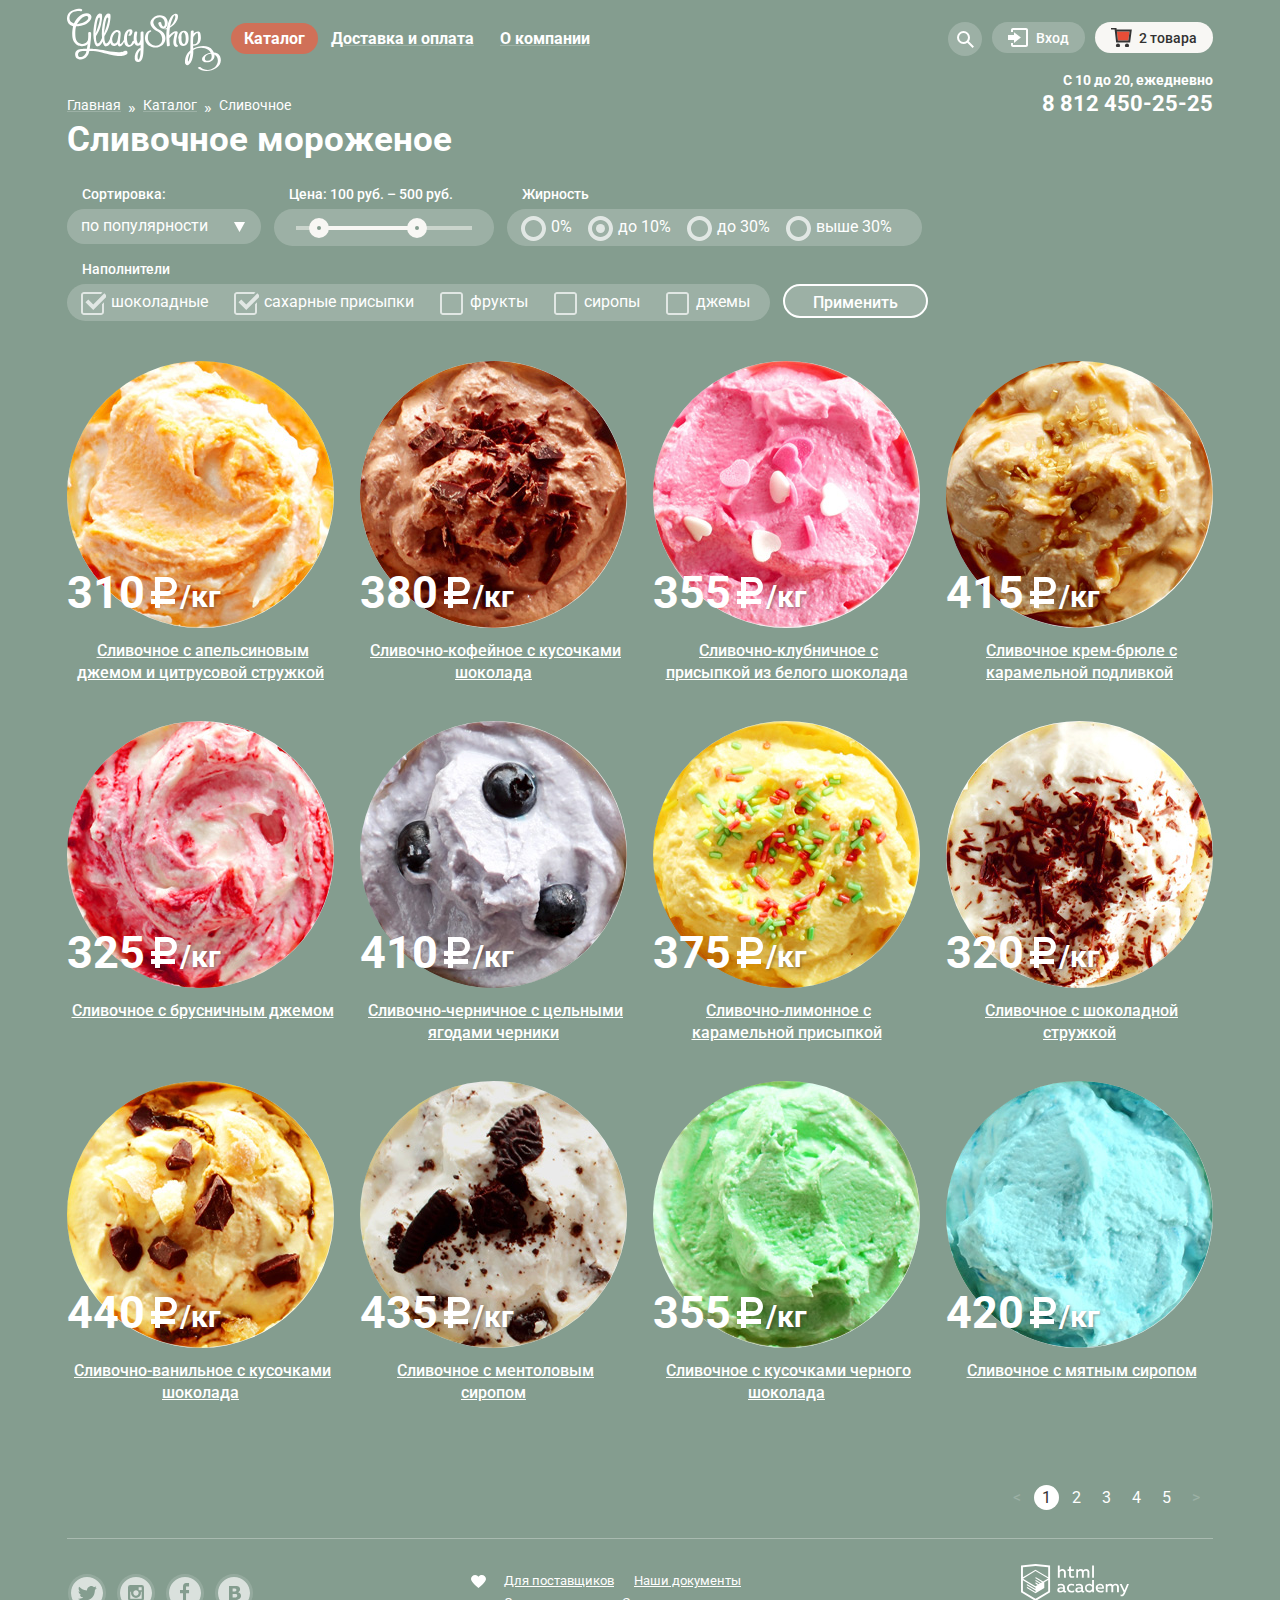
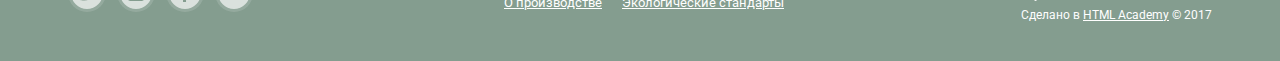
<file: catalog.html>
<!DOCTYPE html>
<html lang="ru">
    <head>
        <meta charset="utf-8">
        <title>Gllacy Shop - каталог мороженого</title>
        <link href="https://fonts.googleapis.com/css?family=Roboto:400,500,700&amp;subset=cyrillic" rel="stylesheet">
        <link rel="stylesheet" href="css/normalize.css">
        <link rel="stylesheet" href="css/css-min.css">
    </head>
    <body>
        <div class=page-container>
            <header class="main-header">
                <nav class="main-navigation">
                    <a class="main-header-logo" href="index.html">
                        <img src="img/logo-header.svg" width="154" height="64" alt="Логотип магазина Gllacy">
                    </a>
                    <ul class="site-navigation list-unstyled">
                        <li>
                            <a class="site-navigation__current" href="#">Каталог</a>
                            <ul class="catalog__navigation list-unstyled">
                                <li class="catalog__navigation-list"><a class="catalog__navigation-link-new">Новинки</a></li>
                                <li class="catalog__navigation-active"><a href="catalog.html" class="catalog__navigation-link">Сливочное</a></li>
                                <li><a href="#" class="catalog__navigation-link">Щербеты</a></li>
                                <li><a href="#" class="catalog__navigation-link">Фруктовый лед</a></li>
                                <li><a href="#" class="catalog__navigation-link">Мелорин</a></li>
                            </ul>
                        </li>
                        <li><a href="delivery.html">Доставка и оплата</a></li>
                        <li><a href="about.html">О компании</a></li>
                    </ul>
                    <ul class="user-navigation list-unstyled">
                        <li class="button-navigation search-form">
                            <a class="search-link" href="#"><span class="visually-hidden">Поиск</span>
                            <svg xmlns="http://www.w3.org/2000/svg" xmlns:xlink="http://www.w3.org/1999/xlink" width="17" height="17" viewBox="0 0 17 17">
                            <path fill="#fff" d="M16.958 15.527L11.75 10.32A6.455 6.455 0 0 0 13 6.5 6.5 6.5 0 1 0 6.5 13a6.465 6.465 0 0 0 3.839-1.263l5.205 5.204 1.414-1.414zM6.5 11C4.019 11 2 8.981 2 6.5S4.019 2 6.5 2 11 4.019 11 6.5 8.981 11 6.5 11z"/></svg>
                            </a>
               
                            <div class="modal modal-search">
                                <h2 class="visually-hidden">Форма поиска</h2>
                                <form class="search__form" action="https://echo.htmlacademy.ru" method="post">
                                    <label for="search" class="visually-hidden">Строка поиска</label>
                                    <input type="search"  class="input-search" id="search" name="search" placeholder="Что ищем?">
                                </form>
                            </div>
                        </li>   
                        <li class="button-navigation entry-link"><a class="login-link" href="#">
                            <svg version="1.1" xmlns="http://www.w3.org/2000/svg" xmlns:xlink="http://www.w3.org/1999/xlink" x="0px" y="0px" width="21px" height="19px" viewBox="0 0 21 19" enable-background="new 0 0 21 19" xml:space="preserve">
                            <polygon fill="#FFFFFF" points="6,14.875 12.917,9.5 6,4.125 6,7.042 -0.042,7.042 -0.042,11.959 6,11.959"/>
                            <path fill="#FFFFFF" d="M18,0H5C3.9,0,3,0.9,3,2v2h2V2h13v15H5v-2H3v2c0,1.1,0.9,2,2,2h13c1.1,0,2-0.9,2-2V2C20,0.9,19.1,0,18,0z"/>
                            </svg>Вход</a>

                            <div class="modal modal-login">
                                <form class="modal__login-form" action="https://echo.htmlacademy.ru" method="post">
                                    <input type="text" name="email" placeholder="Электронная почта">
                                    <input type="password" name="password" placeholder="Пароль">
                                    <button class="button btn login__button" type="submit">Войти</button>
                                    <div class="modal__registration">
                                        <a class="modal__registration-link" href="#">Забыли пароль?</a>
                                        <a class="modal__registration-link" href="#">Новая регистрация</a>
                                    </div>
                                </form>
                            </div>
                        </li>
                        <li class="button-navigation cart__list">
                            <a class="cart__link red-cart__link" href="#">2 товара</a>
                            <div class="cart__list-block">
                                <table class="cart__list-table">
                                    <tr>
                                        <td>
                                            <button class="cart__list-delete btn" type="button"><span class="visually-hidden">Удалить из корзины</span></button>
                                        </td>
                                        <td>
                                            <img src="img/product-img/creamy1.jpg" width="32" height="32" alt="Пломбир с апельсиновым джемом">
                                        </td>
                                        <td class="cart__list-item-title">
                                            <p>Пломбир с апельсиновым джемом</p>
                                        </td>
                                        <td class="cart__list-item-weight">
                                            <span>1,5 кг x </span>
                                        </td>
                                        <td class="cart__list-cost-kilo">
                                            <span>200 руб.</span>
                                        </td>
                                        <td class="cart__list-sum">
                                            <span>300 руб</span>
                                        <td>
                                    </tr>
                                    <tr>
                                        <td>
                                            <button class="cart__list-delete btn" type="button"><span class="visually-hidden">Удалить из корзины</span></button>
                                        </td>
                                        <td>
                                            <img src="img/product-img/creamy3.jpg" width="32" height="32" alt="Пломбир из белого шоколада">
                                        </td>
                                        <td class="cart__list-item-title">
                                            <p>Клубничный пломбир с присыпкой из белого шоколада</p>
                                        </td>
                                        <td class="cart__list-item-weight">
                                            <span>1,5 кг x </span>
                                        </td>
                                        <td class="cart__list-cost-kilo">
                                            <span>300 руб.</span>
                                        </td>
                                        <td class="cart__list-sum">
                                            <span>450 руб</span>
                                        </td>
                                    </tr>                            
                                </table>
                                
                                <span class="cart__list-total-sum">Итого: 750 руб</span>
                                <a class="button cart__list-button" href="#">Оформить заказ</a>
                            </div>
                        </li>                       
                    </ul>               
                </nav>
            </header>

                <div class="con">
                    <p class="header__contacts-text">
                        С 10 до 20, ежедневно</p>
                    <p class="header__contacts-tel"> 
                        8 812 450-25-25
                    </p>
                </div>          
        
        <main class="container page-inner container-inner">
            <div class="breadcrumbs-wrapper">
                <ul class="breadcrumbs list-unstyled">
                    <li class="breadcrumbs-item">
                        <a class="breadcrumbs-item-link" href="index.html">Главная</a>
                    </li>
                    <li>&raquo;</li>
                    <li class="breadcrumbs-item">
                        <a class="breadcrumbs-item-link" href="#">Каталог</a>
                    </li>
                    <li>&raquo;</li>
                    <li class="breadcrumbs-item breadcrumbs-current">Сливочное</li>
                </ul>
            </div>
     
            <h1 class ="catalog__title">Сливочное мороженое</h1>

                <!-- блок с фильтрами -->
                <section class="filters">
                    <h2 class="visually-hidden">Фильтр товаров</h2>
                    <form class="filter" method="get" action="https://echo.htmlacademy.ru">
                        <fieldset class="fieldset filter-sorting">
                            <legend class="sorting-name"><label for="sorting">Сортировка:</label></legend>
                            <select class="sorting" name="sorting" id="sorting">
                                 <option>по популярности</option>
                                 <option>сначала недорогие</option>
                                 <option>сначала дорогие</option>
                                 <option>по жирности</option>
                            </select>
                        </fieldset>

                        <fieldset class="fieldset filter-cost"> 
                            <legend class="sorting-name">Цена: 100 руб. – 500 руб.</legend>
                            <div class="filters__circle">
                                <div class="scale">
                                    <div class="rod"></div>
                                </div>
                                <div class="toggle toggle-min"></div>
                                <div class="toggle toggle-max"></div>
                            </div>
                        </fieldset>

                        <fieldset class="fieldset filter-fat">
                            <legend class="sorting-name">Жирность</legend>
                            <ul class="filter-fatness list-unstyled">
                                <li class="filter-option">
                                   <label class="filter-input" tabindex="0">
                                        <input class="visually-hidden filter-input filter-input-radio" type="radio" name="product-fatness">
                                        <span class="radio-indicator"></span>
                                        0%
                                   </label>
                                </li>

                                <li class="filter-option">
                                    <label class="filter-input" tabindex="0">
                                        <input class="visually-hidden filter-input-radio" type="radio" name="product-fatness" checked>
                                        <span class="radio-indicator"></span>
                                        до 10%
                                    </label>
                                </li>

                                <li class="filter-option">
                                    <label class="filter-input" tabindex="0">
                                        <input class="visually-hidden filter-input filter-input-radio" type="radio" name="product-fatness">
                                        <span class="radio-indicator"></span>
                                        до 30%
                                    </label>
                                </li>

                                <li class="filter-option">
                                    <label class="filter-input" tabindex="0">
                                        <input class="visually-hidden filter-input filter-input-radio" type="radio" name="product-fatness">
                                        <span class="radio-indicator"></span>
                                        выше 30%
                                    </label>
                                </li>
                            </ul>
                        </fieldset>
                        
                        <fieldset class="fieldset filter-filler">
                            <legend class="sorting-name">Наполнители</legend>
                            <ul class="filter-filler-list list-unstyled">
                                <li class="filter-option">
                                    <label class="filter-input" tabindex="0">
                                        <input class="visually-hidden filter-input-checkbox" type="checkbox" name="choko" checked>
                                        <span class="checkbox-indicator"></span>
                                        шоколадные
                                    </label> 
                                </li>

                                <li class="filter-option">
                                    <label class="filter-input" tabindex="0">
                                        <input class="visually-hidden filter-input-checkbox" type="checkbox" name="sugar-powder" checked>
                                        <span class="checkbox-indicator"></span>
                                        сахарные присыпки
                                    </label> 
                                </li>

                                <li class="filter-option">
                                    <label class="filter-input" tabindex="0">
                                        <input class="visually-hidden filter-input-checkbox" type="checkbox" name="fruits">
                                        <span class="checkbox-indicator"></span>
                                        фрукты
                                    </label> 
                                </li>

                                <li class="filter-option">
                                    <label class="filter-input" tabindex="0">
                                        <input class="visually-hidden filter-input-checkbox" type="checkbox" name="sirup">
                                        <span class="checkbox-indicator"></span>
                                        сиропы
                                    </label> 
                                </li>

                                <li class="filter-option">
                                    <label class="filter-input" tabindex="0">
                                        <input class="visually-hidden filter-input-checkbox" type="checkbox" name="jam">
                                        <span class="checkbox-indicator"></span>
                                        джемы
                                    </label> 
                                </li>
                            </ul>
                        </fieldset>

                        <input class="filter-submit" type="submit" name="apply" value="Применить">
                    </form>
                </section>


                <section class="catalog page-inner">
                    <h2 class="visually-hidden">Виды сливочного мороженого</h2>
                    <ul class="catalog-list list-unstyled">
                        <li class="catalog-item">
                            <img src="img/product-img/creamy1.jpg" width="267" height="267" alt="С апельсиновым джемом">
                            <p class="price"><b class="catalog-item__price">310</b><span class="catalog-item__weight">/кг</span></p>
                            <p class="description"><a href="with-jam.html" class="catalog-item__link">Сливочное с апельсиновым джемом и цитрусовой стружкой</a></p>
                            <a class="button popup" href="#">Быстрый просмотр</a>
                        </li>
                        <li class="catalog-item">
                            <img src="img/product-img/creamy2.jpg" width="267" height="267" alt="C кусочками шоколада">
                            <p class="price"><b class="catalog-item__price">380</b><span class="catalog-item__weight">/кг</span></p>
                            <p class="description"><a href="with-choco.html" class="catalog-item__link">Сливочно-кофейное с кусочками шоколада</a></p>
                            <a class="button popup" href="#">Быстрый просмотр</a>
                        </li>
                        <li class="catalog-item">
                            <img src="img/product-img/creamy3.jpg" width="267" height="267" alt="C присыпкой из белого шоколада">
                            <p class="price"><b class="catalog-item__price">355</b><span class="catalog-item__weight">/кг</span></p>
                            <p class="description"><a href="with-white-choco.html" class="catalog-item__link">Сливочно-клубничное с присыпкой из белого шоколада</a></p>
                            <a class="button popup" href="#">Быстрый просмотр</a>
                        </li>
                        <li class="catalog-item">
                            <img src="img/product-img/creamy4.jpg" width="267" height="267" alt="Сливочно-кофейное">
                            <p class="price"><b class="catalog-item__price">415</b><span class="catalog-item__weight">/кг</span></p>
                            <p class="description"><a href="with-caramel.html" class="catalog-item__link">Сливочное крем-брюле с карамельной подливкой</a></p>
                            <a class="button popup" href="#">Быстрый просмотр</a> 
                        </li>
                        <li class="catalog-item">
                            <img src="img/product-img/creamy5.jpg" width="267" height="267" alt="C брусничным джемом">
                            <p class="price"><b class="catalog-item__price">325</b><span class="catalog-item__weight">/кг</span></p>
                            <p class="description"><a href="with-cowberry.html" class="catalog-item__link">Сливочное с брусничным джемом</a></p>
                            <a class="button popup" href="#">Быстрый просмотр</a> 
                        </li>
                        <li class="catalog-item">
                            <img src="img/product-img/creamy6.jpg" width="267" height="267" alt="С цельными ягодами черники">
                            <p class="price"><b class="catalog-item__price">410</b><span class="catalog-item__weight">/кг</span></p>
                            <p class="description"><a href="with-blueberry.html" class="catalog-item__link">Сливочно-черничное с цельными ягодами черники</a></p>
                            <a class="button popup" href="#">Быстрый просмотр</a>
                        </li>
                        <li class="catalog-item">
                            <img src="img/product-img/creamy7.jpg" width="267" height="267" alt="С карамельной присыпкой">
                            <p class="price"><b class="catalog-item__price">375</b><span class="catalog-item__weight">/кг</span></p>
                            <p class="description"><a href="limon.html" class="catalog-item__link">Сливочно-лимонное с карамельной присыпкой</a></p>
                            <a class="button popup" href="#">Быстрый просмотр</a>
                        </li>
                        <li class="catalog-item">
                            <img src="img/product-img/creamy8.jpg" width="267" height="267" alt="С шоколадной стружкой">
                            <p class="price"><b class="catalog-item__price">320</b><span class="catalog-item__weight">/кг</span></p>
                            <p class="description"><a href="chocolate-chip.html" class="catalog-item__link">Сливочное с шоколадной стружкой</a></p>
                            <a class="button popup" href="#">Быстрый просмотр</a>
                        </li>
                        <li class="catalog-item">
                            <img src="img/product-img/creamy9.jpg" width="267" height="267" alt="С кусочками шоколада">
                            <p class="price"><b class="catalog-item__price">440</b><span class="catalog-item__weight">/кг</span></p>
                            <p class="description"><a href="chocolate-piece.html" class="catalog-item__link">Сливочно-ванильное с кусочками шоколада</a></p>
                            <a class="button popup" href="#">Быстрый просмотр</a>
                        </li>
                        <li class="catalog-item">                         
                            <a href="#"><img src="img/product-img/creamy10.jpg" width="267" height="267" alt="С ментоловым сиропом"></a>
                            <p class="price"><b class="catalog-item__price">435</b><span class="catalog-item__weight">/кг</span></p>
                            <p class="description"><a href="mentol.html" class="catalog-item__link">Сливочноe с ментоловым сиропом</a></p>
                            <a class="button popup" href="#">Быстрый просмотр</a>
                        </li>                    
                        <li class="catalog-item">
                            <img src="img/product-img/creamy11.jpg" width="267" height="267" alt="С кусочками черного шоколада">
                            <p class="price"><b class="catalog-item__price">355</b><span class="catalog-item__weight">/кг</span></p>
                            <p class="description"><a href="black-choco.html" class="catalog-item__link">Сливочное с кусочками черного шоколада</a></p>
                            <a class="button popup" href="#">Быстрый просмотр</a>
                        </li>  
                        <li class="catalog-item">
                            <img src="img/product-img/creamy12.jpg" width="267" height="267" alt="С мятным сиропом">
                            <p class="price"><b class="catalog-item__price">420</b><span class="catalog-item__weight">/кг</span></p>
                            <p class="description"><a href="mint.html" class="catalog-item__link">Сливочное с мятным сиропом</a></p>
                            <a class="button popup" href="#">Быстрый просмотр</a>
                        </li> 
                    </ul>
                </section>
                        <ul class="pagination-list list-unstyled">
                            <li class="pagination__item disabled"><a href="#">&lt;</a></li>
                            <li class="pagination__item pagination__item-current">
                                <a class="pagination__item-link">1</a>
                            </li>
                            <li class="pagination__item">
                                <a class="pagination__item-link" href="#">2</a>
                            </li>                       
                            <li class="pagination__item">
                                <a class="pagination__item-link" href="#">3</a>
                            </li>
                            <li class="pagination__item">
                                <a class="pagination__item-link" href="#">4</a>
                            </li>
                            <li class="pagination__item">
                                <a class="pagination__item-link" href="#">5</a>
                            </li>
                            <li class="pagination__item disabled"><a href="#" class="next_page">&gt;</a></li>
                        </ul>
            </main>

            <footer class="main-footer page-inner">
                <div class="footer__social">
                    <ul class="footer__social-list list-unstyled">
                        <li class="footer__social-item">
                            <a class="footer__social-item-btn button-tvit" href="#"><span class="visually-hidden">Twitter</span></a>
                        </li>
                        <li class="footer__social-item">
                            <a class="footer__social-item-btn button-insta" href="#"><span class="visually-hidden">Инстаграм</span></a>
                        </li>
                        <li class="footer__social-item">
                            <a class="footer__social-item-btn button-fb" href="#"><span class="visually-hidden">Фейсбук</span></a>
                        </li>
                        <li class="footer__social-item">
                            <a class="footer__social-item-btn button-vk" href="#"><span class="visually-hidden">Вконтакте</span></a>
                        </li>
                    </ul>
                </div>
              
                <ul class="footer__nav-about list-unstyled">
                    <li class="footer__nav-about-item footer__provider-icon">
                        <a class="footer__nav-about-item-link" href="vendors.html">Для поставщиков</a>
                    </li>
                    <li class="footer__nav-about-item">
                        <a class="footer__nav-about-item-link" href="production.html">Наши документы</a>
                    </li>
                    <li class="footer__nav-about-item">
                        <a class="footer__nav-about-item-link" href="documents.html">О производстве</a>
                    </li>
                    <li class="footer__nav-about-item eco-inner">
                        <a class="footer__nav-about-item-link eco-inner" href="ecology.html">Экологические стандарты</a>
                    </li>
                </ul>

                <div class="footer__copyright">
                    <a class="academy-logo" href="https://htmlacademy.ru" target="_blank"><img src="img/logo-htmlacademy.svg" width="108" height="39" alt="Логотип HTML Academy"></a>
                    <p class="footer__copyright-text">Сделано в <a class="copyright" target="_blank" href="https://htmlacademy.ru/intensive/htmlcss">HTML Academy</a> &copy; 2017</p>
                </div>
            </footer>
        </div>    
    </body>
</html>
</file>
<file: css/css-min.css>
body{margin:0;padding:0;font-family:"Roboto",Arial,sans-serif;font-size:16px;line-height:22px;font-weight:400;color:#fff;text-transform:none;background-color:#849d8f}img{max-width:100%;height:auto}a{font-family:"Roboto",Arial,sans-serif;color:#fff;text-decoration:underline}.page-container{width:1200px;margin:0 auto}.main-navigation{line-height:18px;font-weight:700;display:-webkit-box;display:-ms-flexbox;display:flex;width:100%}.user-navigation a{text-decoration:none}.list-unstyled{list-style:none;padding:0;margin:0}.button-navigation>a{display:-webkit-box;display:-ms-flexbox;display:flex;-ms-flex-pack:distribute;justify-content:space-around;-webkit-box-align:center;-ms-flex-align:center;align-items:center;margin-left:10px;padding:6px 13px;font-weight:500;color:#fff;text-decoration:none;background-color:rgba(255,255,255,.2);border-radius:20px}.site-navigation a:hover,.user-navigation a:hover{color:#323232;text-decoration:none;background-color:#f7f6f3;border-radius:20px}.catalog__navigation a:hover{border-radius:0}.site-navigation a:active,.user-navigation a:active{background:#f6b5a5}.search__form{position:absolute;top:4px;right:-1px;z-index:22;display:none;width:342px;background:#f8f7f4;border-radius:10px;-webkit-box-shadow:0 20px 20px 0 rgba(0,0,0,.4);box-shadow:0 20px 20px 0 rgba(0,0,0,.4)}.search__form input:hover{padding:12px 13px;border:2px solid rgba(154,154,154,.52)}.search__form input:focus{padding:12px 13px;outline:0;border:2px solid rgba(46,136,228,.52)}.button-navigation .search-link{width:24px;height:24px;padding:5px 5px;border-radius:50%}.slider{position:relative;padding-top:286px;text-align:center;color:#fff;background-repeat:no-repeat}.slider-list{margin:0;padding:0;list-style:none}.header__contacts-text{font-size:14px;line-height:16px;font-weight:700;margin-bottom:4px;margin-right:0;padding-top:4px}.header__contacts-tel{font-size:22px;line-height:24px;font-weight:700;margin:0;margin-right:0;padding-top:0}.slide__title{width:675px;font-size:60px;line-height:60px;font-weight:700;margin:0 auto;margin-bottom:32px}.slide__title-sherbet{width:640px}.presents{display:-webkit-box;display:-ms-flexbox;display:flex;-webkit-box-pack:justify;-ms-flex-pack:justify;justify-content:space-between}.presents__item{display:-webkit-box;display:-ms-flexbox;display:flex;-webkit-box-orient:vertical;-webkit-box-direction:normal;-ms-flex-direction:column;flex-direction:column;border-radius:15px;width:520px;margin-bottom:40px;padding:0 20px}.presents__raspberry{background-image:url(../img/rawsberry-presents.jpg);background-color:#d489a9;background-repeat:no-repeat;min-height:230px;margin-left:0}.presents__choco{background-image:url(../img/choco-presents.jpg);background-color:#82451f;background-repeat:no-repeat;min-height:230px;margin-right:0;margin-left:27px}.presents__text{font-weight:700;font-size:18px;line-height:22px;margin:0;margin-top:-1px;margin-bottom:17px}.presents__title{font-size:35px;line-height:41px;margin:16px 0}.button__raspberry{-ms-flex-item-align:end;align-self:flex-end;width:164px;margin-top:26px;margin-right:1px;font-weight:700}.button__choco{-ms-flex-item-align:end;align-self:flex-end;width:190px;margin-top:26px;margin-right:1px;font-weight:700}.advantages h1{font-size:24px;line-height:30px;font-weight:500;color:#323232;margin:0;padding:0}.advantages{position:relative;display:-webkit-box;display:-ms-flexbox;display:flex;-webkit-box-orient:vertical;-webkit-box-direction:normal;-ms-flex-direction:column;flex-direction:column;color:#323232;background-image:url(../img/waffle-background.png);background-color:#eee1c8;border-radius:15px;width:1105px;margin-bottom:42px;margin-left:0;margin-right:27px;padding:24px 20px}.advantages-list{display:-webkit-box;display:-ms-flexbox;display:flex;-ms-flex-pack:distribute;justify-content:space-around;-ms-flex-wrap:wrap;flex-wrap:wrap;margin:0;padding:0;width:1106px}.advantages-list li{position:relative;width:50%;margin-bottom:2px}.advantages-right{margin:0;padding:0;padding-right:0}.advantages-list p{margin:0;margin-top:20px;padding-left:56px;padding-right:10px}.second p,.fourth p{padding-left:70px}.advantages-list li::before{content:"";position:absolute;top:8px;left:0;width:60px;height:60px;background-repeat:no-repeat;background-position:0 0}.advantages-list .first::before{background-image:url(../img/ice-cream.svg)}.advantages-list .second::before{left:12px;background-image:url(../img/cow.svg)}.advantages-list .third::before{background-image:url(../img/eco.svg)}.advantages-list .fourth::before{left:12px;background-image:url(../img/thermometer.svg)}.blog-preview-title{color:#323232;font-weight:500;margin:0;padding:0;padding-top:22px}.blog-preview a{font-size:24px;line-height:30px;color:#323232;font-weight:700}.mailing{background-position:center;background-color:#f8f7f4}.mailing-info{color:#5a5a5a;font-weight:400;background-image:url(img/mail-base.png)}.blog-preview a:active,.blog-preview a:hover .blog-preview a:focus{color:#e84d37}.main-footer a:active{color:#ffbc9e}.main-footer a:hover{color:#ffbc9e}.footer__nav-about a{color:#fefefe;font-size:13px;line-height:18px;font-weight:400}.footer__copyright{color:#fefefe;font-size:12px;line-height:18px;font-weight:400}.provider a{font-size:13px;line-height:18px;font-weight:700}.modal-login,.modal-search,.catalog__navigation{display:none}.breadcrumbs a{font-size:14px;font-weight:400}.breadcrumbs-item{font-size:14px;line-height:16px;font-weight:400}.breadcrumbs a:active,.catalog-item a:active{color:#ffbc9e}.breadcrumbs a:hover,.catalog-item a:hover{color:#ffbc9e}.breadcrumbs a,.breadcrumbs-current{font-weight:400;font-size:14px;line-height:16px;-webkit-text-decoration-color:rgba(255,255,255,.2);text-decoration-color:rgba(255,255,255,.2)}.catalog-item__price{position:absolute;bottom:80px;top:209px;font-size:45px;line-height:45px;font-weight:700}.main-header{margin:0 auto;margin-bottom:30px;position:relative;width:1200px}.con{margin:0 auto;position:relative;width:1200px}.site-navigation a{padding:6px 13px;text-decoration-color:rgba(255,255,255,.2)}.catalog__navigation li{margin:0;padding:0}.main-header-logo{width:154px;height:64px;margin-left:27px;margin-top:3px;padding-top:5px}.site-navigation{display:-webkit-box;display:-ms-flexbox;display:flex;-ms-flex-wrap:wrap;flex-wrap:wrap;width:540px;margin:0;padding:0;margin-left:10px;padding-top:30px}.user-navigation{margin:0;padding:0;padding-top:22px;margin-left:auto;display:-webkit-box;display:-ms-flexbox;display:flex;justify-content:flex-end;margin-right:0;font-size:14px;line-height:16px;font-weight:700;width:428px}.container{width:1200px;margin:0 auto}.header__contacts{position:absolute;right:30px;top:54px;text-align:right;margin:0}.information{display:-webkit-box;display:-ms-flexbox;display:flex;-webkit-box-pack:justify;-ms-flex-pack:justify;justify-content:space-between;width:1146px;margin:0 auto;margin-bottom:43px}.blog-preview,.mailing{width:560px}.blog-preview{margin-right:25px;min-height:215px;padding-top:0;padding-left:20px;background-color:#fff;background-image:url(../img/strawberry-background.jpg);background-repeat:no-repeat;background-position:center;background-size:cover;border-radius:15px}.mailing{margin-right:0;min-height:210px;background-image:url(../img/bg-post.svg);background-repeat:no-repeat;width:560px;border-radius:15px}.mailing-сontent{width:507px;min-height:184px;margin:4px 5px;padding:13px 21px;background-color:#f8f7f4;border-radius:10px}.map{min-height:430px;width:1200px}.main-footer{display:-webkit-box;display:-ms-flexbox;display:flex;-webkit-box-pack:justify;-ms-flex-pack:justify;justify-content:space-between;width:1200px;margin:0 auto;padding-bottom:30px}.inner-footer{border-top:1px solid rgba(255,255,255,.5)}.footer__nav-about{display:-webkit-box;display:-ms-flexbox;display:flex;margin-top:8px;margin-bottom:18px;padding:0;width:340px;-ms-flex-wrap:wrap;flex-wrap:wrap;position:relative}.footer__nav-about a{margin:10px;padding:0}.footer__copyright{margin:0;margin-top:3px;margin-right:20;padding:0 width:190px}.breadcrumbs{display:-webkit-box;display:-ms-flexbox;display:flex;margin:0;margin-top:-5px;margin-left:0;padding:0}.catalog{width:1200px}.catalog__title{margin:0;margin-bottom:26px;padding:0;font-size:35px;line-height:41px;font-weight:700}.catalog-list{display:-webkit-box;display:-ms-flexbox;display:flex;-webkit-box-pack:justify;-ms-flex-pack:justify;justify-content:space-between;-ms-flex-wrap:wrap;flex-wrap:wrap;margin-left:0}.catalog-item{position:relative;width:267px;margin-bottom:27px;margin-left:0}.catalog-item a{text-align:center}.catalog-item:nth-child(4n){margin-right:0}.visually-hidden:not(:focus):not(:active),input[type="checkbox"].visually-hidden,input[type="radio"].visually-hidden{position:absolute;width:1px;height:1px;margin:-1px;border:0;padding:0;white-space:nowrap;-webkit-clip-path:inset(100%);clip-path:inset(100%);clip:rect(0 0 0 0);overflow:hidden}.site-navigation__current{text-decoration:none;background-color:#d07058;border-radius:20px}.catalog-item:hover .popup{position:absolute;z-index:4;display:block}.main-header-logo{width:154px;height:64px;margin-top:3px;margin-left:27px}.catalog-item__weight{position:absolute;bottom:75px;left:113px;text-shadow:.5px .9px 3px rgba(49,50,53,.5);font-size:30px;line-height:45px;font-weight:700;top:213px}.catalog-item:hover:before{content:" ";position:absolute;top:-7px;right:-13px;bottom:-81px;left:-13px;z-index:3;display:block;background-color:rgba(248,247,244,.2);-webkit-box-shadow:0 20px 20px 0 rgba(0,0,0,.4);box-shadow:0 20px 20px 0 rgba(0,0,0,.4);border-radius:5px}.filters{padding-bottom:25px;margin-left:0}.filter{display:-webkit-box;display:-ms-flexbox;display:flex;-ms-flex-wrap:wrap;flex-wrap:wrap;width:1200px}.fieldset{margin:0;padding:0;padding-right:13px;padding-bottom:15px;border:none}.filter-filler{width:703px;margin-left:0}.filter-sorting{position:relative;width:194px;margin-left:0}.filters legend{margin-left:15px;margin-bottom:7px;font-size:14px;line-height:16px;color:#fff}.sorting-name{margin-bottom:6px;padding-left:0;font-weight:500;font-size:14px;line-height:16px}.sorting{min-width:194px;height:35px;padding-left:14px;color:#fff;background-color:rgba(255,255,255,.2);background-image:url(../img/icon-down-dir.png);background-repeat:no-repeat;background-position:91% 50%;border:none;border-radius:20px;outline:none;cursor:pointer;-webkit-appearance:none;-moz-appearance:none}.filter-cost{width:220px}.filters__circle{position:relative;padding:17px 22px 16px 22px;background-color:rgba(255,255,255,.2);border-radius:20px}.filters__circle .rod{width:50%;height:4px;background:#f8f7f4}.filters__circle .scale{height:4px;background-color:rgba(248,247,244,.5)}.filters__circle .toggle{position:absolute;top:9px;width:4px;height:4px;padding:0;border:8px solid #f8f7f4;background-color:#849d8f;border-radius:50%;cursor:pointer}.filters__circle .toggle-min{left:35px}.filters__circle .toggle-max{left:133px}.filter-fat{width:415px}.filter-fatness li{padding-right:6px}.filter-fatness,.filter-filler-list{display:-webkit-box;display:-ms-flexbox;display:flex;margin:0;padding:7px 0 8px 4px;background-color:rgba(255,255,255,.2);border-radius:20px}.filter-input{position:relative;padding-left:40px;cursor:pointer}.filter-input input[type="radio"] + .radio-indicator{position:absolute;top:-1px;left:10px;width:25px;height:25px;background-image:url(../img/radio-off.svg);opacity:.7}.filter-input input[type="radio"]:checked + .radio-indicator{width:25px;height:25px;background-image:url(../img/radio-on.svg);opacity:.7}.filter-input input[type="checkbox"] + .checkbox-indicator{position:absolute;top:0;left:10px;width:23px;height:23px;background-image:url(../img/checkbox-off.svg);opacity:.7}.filter-input input[type="checkbox"]:checked + .checkbox-indicator{width:25px;background-image:url(../img/checkbox-on.svg);opacity:.7}.filter-submit{min-width:144px;height:34px;margin-top:23px;padding:8px 28px;font-weight:500;font-size:16px;line-height:18px;color:#fff;background-color:rgba(255,255,255,.2);border:2px solid #fff;border-radius:30px;cursor:pointer}.breadcrumbs-wrapper{display:-webkit-box;display:-ms-flexbox;display:flex;-webkit-box-pack:justify;-ms-flex-pack:justify;justify-content:space-between}.breadcrumbs li{margin-right:7px}.pagination-list{display:-webkit-box;display:-ms-flexbox;display:flex;-webkit-box-pack:end;-ms-flex-pack:end;justify-content:flex-end;justify-content:flex-end;margin-top:46px;margin-right:0;margin-bottom:29px;padding:0}.pagination__item{margin-right:5px}.pagination-list a{text-decoration:none}.pagination__item a{padding:3px 8px;border-radius:50%;font-size:16px;line-height:18px;color:#fff}.pagination__item a:hover,.pagination__item a:focus{background-color:rgba(255,255,255,.4)}.pagination__item a:active{background-color:rgba(255,255,255,1);color:#323232}.pagination__item-current a{color:#323232;background-color:#fff;border-radius:50%}.catalog__hit-item:after{position:absolute;content:" ";top:0;right:77%;width:61px;height:61px;background-image:url(../img/hit.svg);background-repeat:no-repeat}.button{padding:11px 0;font-size:18px;line-height:24px;font-family:"Roboto",Arial,sans-serif;text-align:center;vertical-align:middle;color:#fff;text-decoration:none;background:-webkit-gradient(linear,left bottom,left top,from(#e74a35),to(#f26843));background:-webkit-linear-gradient(bottom,#e74a35,#f26843);background:-o-linear-gradient(bottom,#e74a35,#f26843);background:linear-gradient(to top,#e74a35,#f26843);border-radius:50px;-webkit-box-shadow:0 2px 2px 0 rgba(172,16,0,.64);box-shadow:0 2px 2px 0 rgba(172,16,0,.64)}.site-wrapper{min-width:1200px;background-color:#849d8f;background-image:url(../img/slider1.png);background-repeat:no-repeat;background-position:center 80px;-webkit-transition:background-image 0.5s ease,background-color 0.5s ease;-o-transition:background-image 0.5s ease,background-color 0.5s ease;transition:background-image 0.5s ease,background-color 0.5s ease}.slide-button{display:inline-block;padding:12px 44px;margin-bottom:41px;font-weight:600;font-size:31px;line-height:41px;text-align:center;color:#fff;vertical-align:top;text-decoration:none;text-shadow:0 2px 5px rgba(160,32,11,.76);background:#f26843;background:-webkit-gradient(linear,left top,left bottom,from(#f26843),to(#e74a35));background:-webkit-linear-gradient(top,#f26843 0%,#e74a35 100%);background:-o-linear-gradient(top,#f26843 0%,#e74a35 100%);background:linear-gradient(to bottom,#f26843 0%,#e74a35 100%);border-radius:50px;-webkit-box-shadow:0 2px 2px rgba(172,16,0,.64);box-shadow:0 2px 2px rgba(172,16,0,.64);border:none;cursor:pointer}.slide-button:hover{background:-webkit-gradient(linear,left top,left bottom,from(#f58669),to(#ec6f5e));background:-webkit-linear-gradient(top,#f58669 0%,#ec6f5e 100%);background:-o-linear-gradient(top,#f58669 0%,#ec6f5e 100%);background:linear-gradient(to bottom,#f58669 0%,#ec6f5e 100%);-webkit-box-shadow:0 2px 2px rgba(172,16,0,1);box-shadow:0 2px 2px rgba(172,16,0,1)}.slide-button:active{background:-webkit-gradient(linear,left top,left bottom,from(#d84732),to(#e1613e));background:-webkit-linear-gradient(top,#d84732 0%,#e1613e 100%);background:-o-linear-gradient(top,#d84732 0%,#e1613e 100%);background:linear-gradient(to bottom,#d84732 0%,#e1613e 100%);-webkit-box-shadow:inset 0 2px 2px rgba(172,16,0,1);box-shadow:inset 0 2px 2px rgba(172,16,0,1)}.slider-controls label{display:inline-block;width:17px;height:17px;margin-right:8px;vertical-align:top;background-color:transparent;border:2px solid #fff;border-radius:50%;cursor:pointer}.slider-controls{position:absolute;bottom:63px;left:0;z-index:20;font-size:0}.slide{display:none}#product-1:checked~.site-wrapper #slide1,#product-2:checked~.site-wrapper #slide2,#product-3:checked~.site-wrapper #slide3{display:block}#product-1:checked~.site-wrapper label[for="product-1"],#product-2:checked~.site-wrapper label[for="product-2"],#product-3:checked~.site-wrapper label[for="product-3"]{background-color:#fff}#product-1:checked~.site-wrapper{background-color:#849d8f;background-image:url(../img/slider1.png)}#product-2:checked~.site-wrapper{background-color:#8996a6;background-image:url(../img/slider2.png)}#product-3:checked~.site-wrapper{background-color:#9d8b84;background-image:url(../img/slider3.png)}.site-wrapper::before,.site-wrapper::after{content:"";visibility:hidden}.site-wrapper::before{background-image:url(../img/slider2.png)}.site-wrapper::after{background-image:url(../img/slider3.png)}.site-wrapper-inner{width:1200px}.footer__social-item{position:relative}.footer__social-item-btn{display:block;top:50%;left:50%;-webkit-transform:translate(-50%,-50%);-ms-transform:translate(-50%,-50%);transform:translate(-50%,-50%);width:32px;height:32px;margin-right:11px;border:3px solid rgba(255,255,255,.2)}.footer__social-list{display:-webkit-box;display:-ms-flexbox;display:flex;-ms-flex-wrap:wrap;flex-wrap:wrap;margin-top:32px;margin-left:20px}.footer__social-list ul{display:-webkit-box;display:-ms-flexbox;display:flex;width:220px;-ms-flex-wrap:wrap;flex-wrap:wrap;-webkit-box-pack:justify;-ms-flex-pack:justify;justify-content:space-between;margin:0 auto;padding:0}a.button-tvit{display:block;background-image:url(../img/twitter.svg);background-repeat:no-repeat;background-position:center;border-radius:50%;opacity:.7}a.button-insta{display:block;background-image:url(../img/instagram.svg);background-repeat:no-repeat;background-position:center;border-radius:50%;opacity:.7}a.button-vk{display:block;background-image:url(../img/vk.svg);background-repeat:no-repeat;background-position:center;border-radius:50%;opacity:.7}a.button-fb{display:block;background-image:url(../img/fb.svg);background-repeat:no-repeat;background-position:center;border-radius:50%;opacity:.7}.modal-show{display:block}.footer__provider-icon:before{display:block;content:" ";position:absolute;top:6px;left:-23px;width:15px;height:13px;background-image:url(../img/heart.svg);background-repeat:no-repeat}.login-form{position:absolute;right:-3px;top:45px;z-index:1;display:none;margin:0;padding:20px;border-radius:5px;list-style:none;background:#f8f7f4}.search-form:hover .modal-search{display:block}.modal-search{position:relative}.button-navigation .red-cart__link{position:relative;width:92px;color:#323232;background-color:#f8f7f4}.red-cart__link:before,.red-cart__link:hover:before,.red-cart__link:focus:before{content:" ";width:21px;height:19px;background-image:url(../img/basket-red.svg);background-repeat:no-repeat;background-position:left}.search-link:hover path,.search-link:focus path,.login-link:hover path,.login-link:focus path,.login-link:hover polygon,.login-link:focus polygon,.cart__link:hover path,.cart__link:focus path,.cart__link:hover circle,.cart__link:focus circle{fill:#323232}.cart__list-block{position:absolute;top:60px;right:65px;z-index:5;display:none;width:502px;min-height:216px;padding:12px 18px;font-weight:400;font-size:13px;line-height:16px;color:#323232;background-color:#f8f7f4;border-radius:5px;-webkit-box-shadow:0 20px 20px 0 rgba(0,0,0,.4);box-shadow:0 20px 20px 0 rgba(0,0,0,.4)}.catalog-item img,.cart__list-table img{border-radius:50%}.btn{padding:0;font:inherit;color:inherit;background-color:transparent;border:none;cursor:pointer}.cart__list-button{position:absolute;right:13px;bottom:21px;width:170px;padding:10px 0;border-radius:20px;color:#fefefe;font-weight:700}.cart__list-item-title{width:225px;padding:14px 9px}.cart__list-item-title p{margin:0;vertical-align:bottom}.cart__list-item-weight{padding-left:11px}.cart__list-cost-kilo{padding-right:24px;color:#999}.cart__list-sum{width:50px}.cart__list-total-sum{position:absolute;right:12px;margin-top:7px;font-weight:700;font-size:15px;line-height:18px}.cart__list-delete{width:11px;height:11px;padding-right:16px;background-image:url(../img/cross-small.svg);background-repeat:no-repeat}.button-navigation>a:hover,.button-navigation>a:focus{color:#323232;background-color:#f8f7f4}.red-cart__link:before,.red-cart__link:hover:before,.red-cart__link:focus:before{content:" ";width:21px;height:19px;background-image:url(../img/basket-red.svg);background-repeat:no-repeat;background-position:left}.site-navigation>li:hover .catalog__navigation{display:block}.site-navigation>li{position:relative}.catalog__navigation{position:absolute;top:29px;left:-6px;z-index:22;display:none;min-width:143px;padding:5px 0;background-color:#f8f7f4;border-radius:5px;-webkit-box-shadow:0 20px 20px 0 rgba(0,0,0,.4);box-shadow:0 20px 20px 0 rgba(0,0,0,.4);margin:0;padding:0}.catalog__navigation a{display:block;padding:7px 20px 8px 20px;font-weight:400;font-size:14px;line-height:16px;color:#323232;text-decoration:none}.catalog__navigation a.catalog__navigation-link-new{padding:7px 20px 9px 20px;margin-bottom:6px}.catalog__navigation-list a{font-weight:700}.catalog__navigation-link-new:after{content:" ";position:absolute;top:39px;left:6px;width:128px;height:1px;background-color:rgba(50,50,50,.2)}.catalog__navigation a:hover,.catalog__navigation a:focus{background-color:#fbded7}.search__form input{-webkit-box-sizing:border-box;box-sizing:border-box;width:311px;min-height:44px;margin:20px 15px;padding:13px 14px;border:1px solid #d3d3d2;border-radius:5px}.button-navigation .login-link{width:67px}.modal-login{position:relative}.modal__login-form{position:absolute;top:4px;right:-1px;z-index:22;display:none;width:239px;padding:20px 19px;background-color:#f8f7f4;border-radius:5px;-webkit-box-shadow:0 20px 20px 0 rgba(0,0,0,.4);box-shadow:0 20px 20px 0 rgba(0,0,0,.4)}.entry-link:hover .modal-login{display:block}.user-navigation>li:hover .search__form,.user-navigation>li:hover .modal__login-form,.user-navigation>li:hover .cart__list-block{display:block}.modal__login-form input{-webkit-box-sizing:border-box;box-sizing:border-box;width:241px;margin-bottom:20px;padding:13px 14px;border:1px solid #d3d3d2;border-radius:5px}.modal__login-form input:hover{padding:12px 13px;border:2px solid rgba(154,154,154,.52)}.modal__login-form input:focus{padding:12px 13px;outline:0;border:2px solid rgba(46,136,228,.52)}.login__button{width:100px;height:44px;border-radius:20px;font-weight:700;font-size:18px}.modal__registration{position:absolute;right:19px;bottom:24px;margin:0;padding:0;padding-top:0;display:-webkit-inline-box;display:-ms-inline-flexbox;display:inline-flex;-webkit-box-orient:vertical;-webkit-box-direction:normal;-ms-flex-direction:column;flex-direction:column}.modal__registration .modal__registration-link:hover,.modal__registration .modal__registration-link:focus,.modal__registration .modal__registration-link:active,.blog-preview-link:hover,.blog-preview-link:focus,.blog-preview-link:active,.catalog-item__link:hover,.catalog-item__link:focus,.catalog-item__link:active,.footer-copyright .copyright:hover,.footer-copyright .copyright:focus,.footer-copyright .copyright:active,.breadcrumbs a:hover,.breadcrumbs a:focus,.breadcrumbs a:active{color:#e84d37}.modal__registration .modal__registration-link{font-weight:400;font-size:13px;line-height:21px;color:#323232;text-decoration:underline}.button-navigation .cart__link{min-width:75px;margin-right:27px}.empty-basket{width:138px}.catalog-item__link{position:relative;z-index:5;max-width:260px;margin:0;margin-top:0;margin-left:4px;font-weight:500;font-size:16px;line-height:22px;font-family:"Roboto",Arial,sans-serif;color:#fff;text-align:center;padding:0}.mailing__input{width:368px;height:44px;margin-top:20px;padding:13px 14px;border:1px solid rgba(178,178,178,.52);border-radius:5px;-webkit-box-sizing:border-box;box-sizing:border-box}.mailing__input:hover{padding:12px 13px;border:2px solid rgba(154,154,154,.52)}.mailing__input:focus{padding:12px 13px;outline:0;border:2px solid rgba(46,136,228,.52)}.footer__social{width:240px;margin:0}.blog-preview-link{width:288px;margin:0;padding:0;padding-top:3px}.modal__feedback{position:fixed;top:50%;left:50%;z-index:25;-webkit-transform:translate(-50%,-50%);-ms-transform:translate(-50%,-50%);transform:translate(-50%,-50%);width:453px;padding-top:15px;padding-bottom:71px;padding-left:24px;background-color:#f8f7f4;border-radius:10px;display:none}.address-form{position:relative;height:430px;margin-bottom:22px;background-color:#fff}.address-form iframe{position:absolute;z-index:3;border:none}.address__title{font-weight:400;font-size:14px;line-height:20px;width:150px}.address{font-weight:700;font-size:18px;line-height:24px;width:250px;font-style:normal;padding-bottom:19px}.address__text{font-weight:400;font-size:14px;line-height:20px;width:180px}.address__phone{font-weight:700;font-size:18px;line-height:22px;width:142px}.feedback-button{width:230px;padding:10px;font-weight:700;font-size:18px;line-height:24px;color:#fefefe;margin-top:5px}.button-close{position:absolute;top:15px;right:15px;z-index:4;width:18px;height:16px;background-image:url(../img/cross-big.svg)}.modal__feedback-form input{width:237px;margin-bottom:20px;padding:12px 14px;border:1px solid rgba(178,178,178,.52);border-radius:5px}.modal__feedback-form input:hover{width:235px;height:16px;padding-left:13px;border:2px solid rgba(154,154,154,.52)}.modal__feedback-form input:focus{width:235px;height:16px;padding-left:13px;outline:0;border:2px solid rgba(46,136,228,.52)}.modal__feedback-form textarea{width:398px;margin-bottom:20px;padding:8px 14px 16px 14px;resize:none;border:1px solid rgba(178,178,178,.52);border-radius:5px}.modal__feedback-form textarea:hover{width:396px;height:125px;padding:7px 14px 16px 13px;border:2px solid rgba(154,154,154,.52)}.modal__feedback-form textarea:focus{width:396px;height:125px;padding:7px 14px 16px 13px;outline:0;border:2px solid rgba(46,136,228,.52)}.modal__feedback-title{margin:0;margin-bottom:20px;font-weight:500;font-size:24px;line-height:28px;color:#323232}.feedback-send{position:absolute;right:25px;bottom:27px;z-index:26;width:139px;height:44px;font-weight:700}.address__hours{font-weight:400;font-size:14px;line-height:20px;padding-top:5px;margin-bottom:22px}.page-inner{width:1146px;margin:0 auto}.address-block{position:absolute;top:64px;right:25px;z-index:4;display:-webkit-box;display:-ms-flexbox;display:flex;-webkit-box-orient:vertical;-webkit-box-direction:normal;-ms-flex-direction:column;flex-direction:column;width:221px;min-height:250px;padding:27px 57px 27px 25px;background-color:#fff;border-radius:15px;color:#323232}.catalog-item img{border-radius:50%}.rod{margin-left:25px}.hits{margin:0;padding:0;margin-top:}.popup{display:none;width:200px;margin:0 auto;margin:11px 34px;font-size:18px;line-height:24px;font-weight:700}.cart__list-block a:hover{color:#fff}.cart__list-block a:focus{color:#fceeec}.button:hover,.button:focus{background:-webkit-gradient(linear,left top,left bottom,from(rgba(255,255,255,.2)),to(rgba(255,255,255,.2))),-webkit-gradient(linear,left bottom,left top,from(#e74a35),to(#f26843));background:-webkit-linear-gradient(top,rgba(255,255,255,.2),rgba(255,255,255,.2)),-webkit-linear-gradient(bottom,#e74a35,#f26843);background:-o-linear-gradient(top,rgba(255,255,255,.2),rgba(255,255,255,.2)),-o-linear-gradient(bottom,#e74a35,#f26843);background:linear-gradient(to bottom,rgba(255,255,255,.2),rgba(255,255,255,.2)),linear-gradient(to top,#e74a35,#f26843);-webkit-box-shadow:0 2px 2px 0 #ac1000;box-shadow:0 2px 2px 0 #ac1000}.button:active{background-image:-webkit-gradient(linear,left top,left bottom,from(rgba(0,0,0,.07)),to(rgba(0,0,0,.07))),-webkit-gradient(linear,left top,left bottom,from(#e74a35),to(#f26843));background-image:-webkit-linear-gradient(top,rgba(0,0,0,.07),rgba(0,0,0,.07)),-webkit-linear-gradient(top,#e74a35,#f26843);background-image:-o-linear-gradient(top,rgba(0,0,0,.07),rgba(0,0,0,.07)),-o-linear-gradient(top,#e74a35,#f26843);background-image:linear-gradient(to bottom,rgba(0,0,0,.07),rgba(0,0,0,.07)),linear-gradient(to bottom,#e74a35,#f26843);-webkit-box-shadow:inset 0 2px 2px 0 #942718;box-shadow:inset 0 2px 2px 0 #942718}.catalog__navigation a:active{background-color:#f6b5a5}.description{text-align:center;margin:0;padding:0;margin-bottom:10px}.footer__nav-about-item{margin:0;padding:0}.footer__copyright-text{margin:0;margin-right:1px;padding:0}.footer__nav-about-item-link a{margin-left:20px}.con{margin:0;width:1146px;position:absolute;top:54px;text-align:right;margin-left:27px;margin-right:0}.disabled a:hover,.disabled a:focus{background:none}.sorting:hover,.sorting:focus{color:#323232;background-image:url(../img/icon-down-dir-black.png)}input[type="checkbox"]:focus+label::before{outline:thin dotted;outline:5px auto -webkit-focus-ring-color}.information a:hover,.nformation a:focus,.information a:active{color:#e84d37;border-bottom-color:#f9cdc4}.site-navigation>li>a:active{color:#323232;background-color:#ededed;-webkit-box-shadow:inset 0 2px 1px 0 #696969;box-shadow:inset 0 2px 1px 0 #696969}.modal__registration .modal__registration-link:hover,.modal__registration .modal__registration-link:focus,.modal__registration .modal__registration-link:active,.documents-list a:hover,.documents-list a:focus,.documents-list a:active,.footer__copyright .copyright:hover,.footer__copyright .copyright:focus,.footer__copyright .copyright:active,.breadcrumbs a:hover,.breadcrumbs a:focus,.breadcrumbs a:active{color:#e84d37}.sorting:active{outline:none}a.button-tvit:hover,a.button-tvit:focus{background-image:url(../img/twitter.svg);opacity:1}a.button-tvit:active{background-image:url(../img/twitter.svg);opacity:.7}a.button-insta:hover,a.button-insta:focus{background-image:url(../img/instagram.svg);opacity:1}a.button-insta:active{background-image:url(../img/instagram.svg);opacity:.7}a.button-fb:hover,a.button-fb:focus{background-image:url(../img/fb.svg);opacity:1}a.button-fb:active{background-image:url(../img/fb.svg);opacity:.7}a.button-vk:hover,a.button-vk:focus{background-image:url(../img/vk.svg);opacity:1}a.button-vk:active{background-image:url(../img/vk.svg);opacity:.7}::-webkit-input-placeholder{font-size:16px;color:#999}::-moz-placeholder{font-size:16px;color:#999}:-ms-input-placeholder{font-size:16px;color:#999}:-moz-placeholder{font-size:16px;color:#999}.user-email::-webkit-input-placeholder{font-size:14px}.user-email::-moz-placeholder{font-size:14px}.user-email:-ms-input-placeholder{font-size:14px}.user-email:-moz-placeholder{font-size:14px}.user-password::-webkit-input-placeholder{font-size:14px}.user-password::-moz-placeholder{font-size:14px}.user-password:-ms-input-placeholder{font-size:14px}.user-password:-moz-placeholder{font-size:14px}.input-search::-webkit-input-placeholder{font-size:14px}.input-search::-moz-placeholder{font-size:14px}.input-search:-ms-input-placeholder{font-size:14px}.input-search:-moz-placeholder{font-size:14px}.filter-submit:hover,.filter-submit:focus{color:#323232;background-color:#fff}.filter-submit:active{color:#323232;background-color:#fff;-webkit-box-shadow:inset 0 2px 1px 0 #696969;box-shadow:inset 0 2px 1px 0 #696969;border:none}.filter-input input[type="radio"]:disabled + .radio-indicator,.filter-input input[type="checkbox"]:disabled + .checkbox-indicator{opacity:.4}.disabled{opacity:.2}@keyframes bounce{0%{transform:translateY(-70px) translateX(-50%)}70%{transform:translateY(50px) translateX(-50%)}90%{transform:translateY(10px) translateX(-50%)}100%{transform:translateY(0) translateX(-50%)}}.modal-show{display:block;animation-name:bounce;animation-duration:0.3s}.filter-option{margin:0;padding-right:16px}.price{margin-top:6px;margin-bottom:0}.catalog-item__price:after{content:" ";position:absolute;top:5px;right:-35px;display:inline-block;width:31px;height:36px;vertical-align:middle;background-image:url(../img/ruble.svg);background-repeat:no-repeat}.button-send{width:126px;height:41px;margin-top:-6px;margin-left:8px;font-size:18px;line-height:24px;font-weight:700}.container-inner{margin-bottom:22px;border-bottom:1px solid rgba(255,255,255,.3)}.overlay{position:fixed;top:0;left:0;z-index:24;display:none;width:100%;height:100%;background-color:rgba(0,0,0,.3)}.overlay-show{display:block}.cart__list-table{border-bottom:1px solid #999}.catalog__navigation-active a{background-color:#d07058}.filter-input input[type="radio"] + .radio-indicator:hover,.filter-input input[type="radio"] + .radio-indicator:focus,.filter-input input[type="checkbox"] + .checkbox-indicator:hover,.filter-input input[type="checkbox"] + .checkbox-indicator:focus{opacity:1}
</file>
